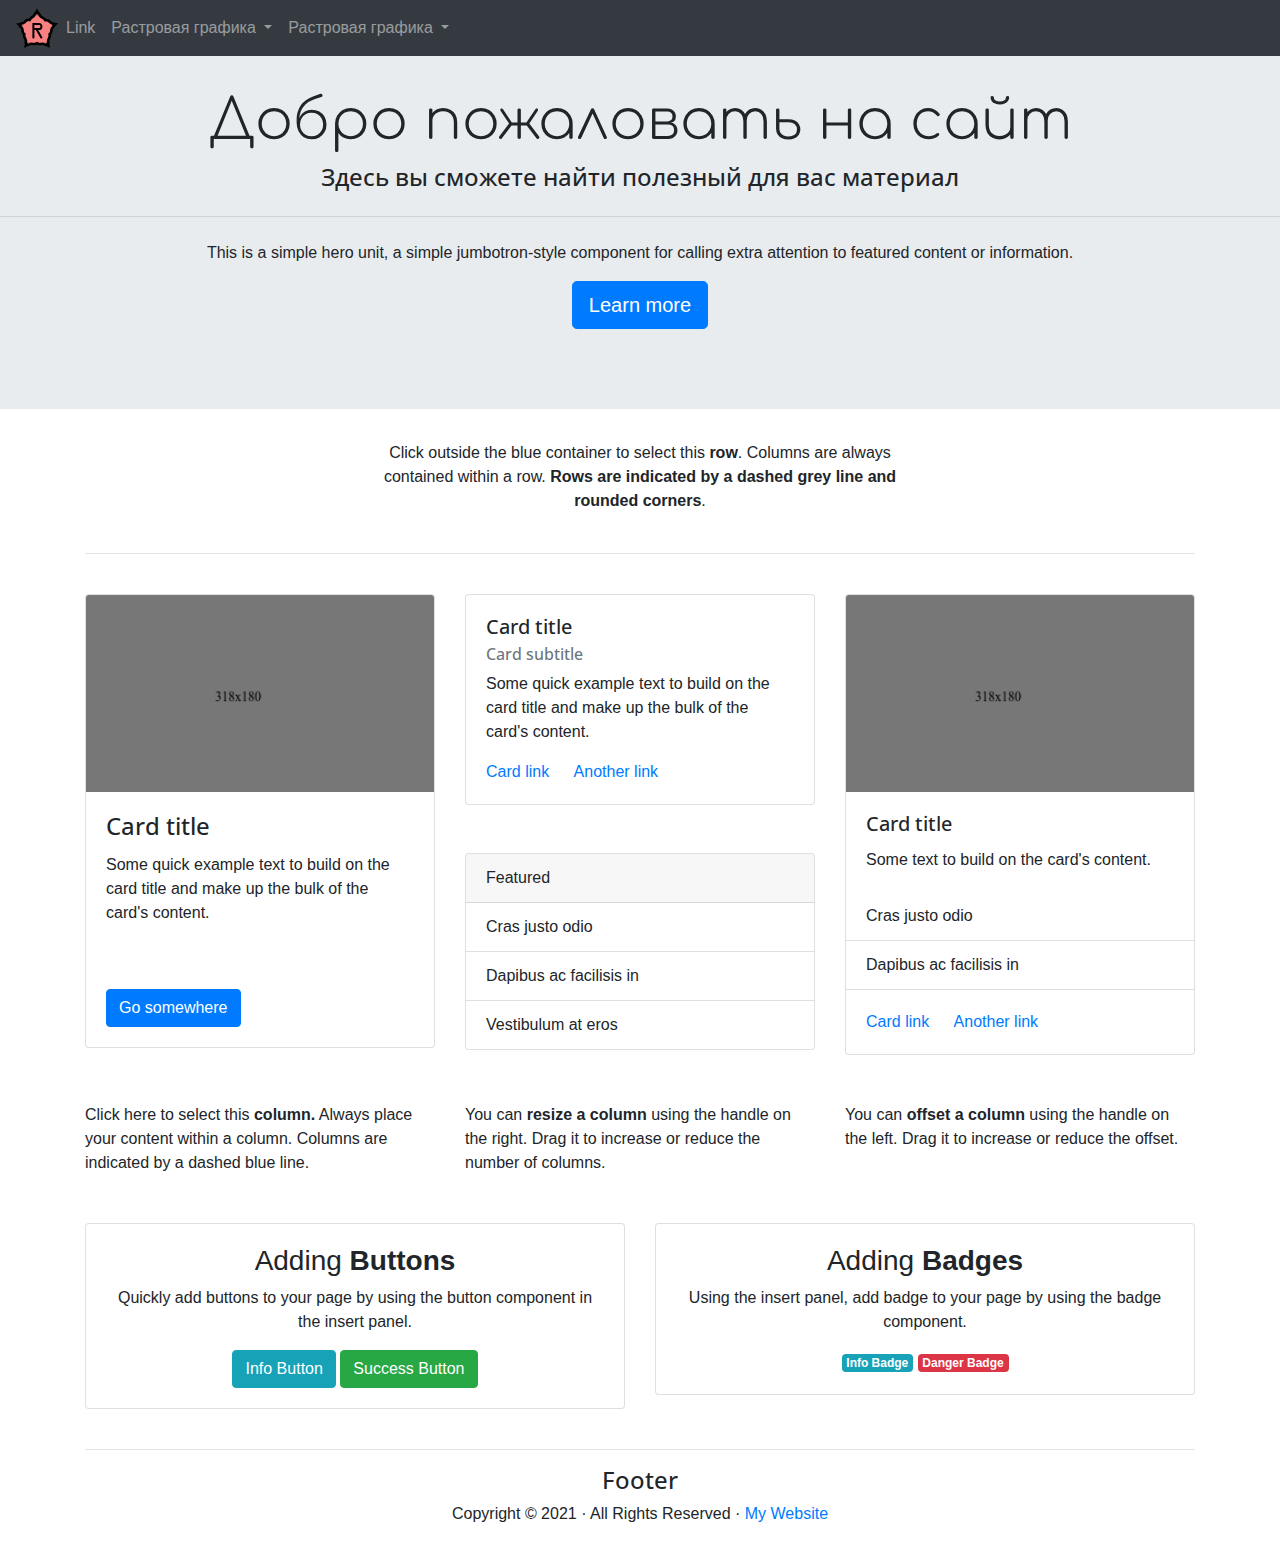
<file: index.html>
<!DOCTYPE html>
<html lang="ru">
  <head>
    <meta charset="utf-8">
    <meta http-equiv="X-UA-Compatible" content="IE=edge">
    <meta name="viewport" content="width=device-width, initial-scale=1">
    <title>Bootstrap - Prebuilt Layout</title>

    <!-- Bootstrap -->
    <link href="css/bootstrap-4.4.1.css" rel="stylesheet">
	<link href="https://fonts.googleapis.com/css2?family=Comfortaa:wght@700&family=Open+Sans:wght@500&display=swap" rel="stylesheet"> 
 <link href="mainstyle.css" rel="stylesheet" type="text/css">
  </head>
<body>
<div data-snippet="navbar"></div>s

    <div class="jumbotron jumbotron-fluid text-center">
       <h1 class="display-4">Добро пожаловать на сайт</h1>
       <h4 class="fw-bold">Здесь вы сможете найти полезный для вас материал</h4>
      <hr class="my-4">
       <p>This is a simple hero unit, a simple jumbotron-style component for calling extra attention to featured content or information.</p>
       <p class="lead col-xl-12">
          <a class="btn btn-primary btn-lg" href="#" role="button">Learn more</a>
       </p>
    </div>
    <div class="container">
      <div class="row text-center">
          <div class="col-lg-6 offset-lg-3">Click outside the blue container to select this <strong>row</strong>. Columns are always contained within a row. <strong>Rows are indicated by a dashed grey line and rounded corners</strong>. </div>
      </div>
       <br>
       <hr>
      <br>
       <div class="row">
          <div class="col-md-4">
             <div class="card">
               <img class="card-img-top" src="images/card-img.png" alt="Card image cap">
                <div class="card-body">
                   <h4 class="card-title">Card title</h4>
                   <p class="card-text">Some quick example text to build on the card title and make up the bulk of the card's content.</p>
                   <br><br>
                   <a href="#" class="btn btn-primary">Go somewhere</a>
                </div>
             </div>
          </div>
          <div class="col-md-4">
             <div class="card">
                <div class="card-body">
                   <h5 class="card-title">Card title</h5>
                   <h6 class="card-subtitle mb-2 text-muted">Card subtitle</h6>
                   <p class="card-text">Some quick example text to build on the card title and make up the bulk of the card's content.</p>
                   <a href="#" class="card-link">Card link</a>
                   <a href="#" class="card-link">Another link</a>
                </div>
             </div>
             <br>
             <br/>
             <div class="card">
                <div class="card-header">
                   Featured
                </div>
                <ul class="list-group list-group-flush">
                   <li class="list-group-item">Cras justo odio</li>
                   <li class="list-group-item">Dapibus ac facilisis in</li>
                   <li class="list-group-item">Vestibulum at eros</li>
                </ul>
             </div>
          </div>
          <div class="col-md-4">
             <div class="card">
                <img class="card-img-top" src="images/card-img.png" alt="Card image cap">
                <div class="card-body">
                   <h5 class="card-title">Card title</h5>
                   <p class="card-text">Some text to build on the card's content.</p>
                </div>
                <ul class="list-group list-group-flush">
                   <li class="list-group-item">Cras justo odio</li>
                   <li class="list-group-item">Dapibus ac facilisis in</li>
                </ul>
                <div class="card-body">
                   <a href="#" class="card-link">Card link</a>
                   <a href="#" class="card-link">Another link</a>
                </div>
             </div>
          </div>
       </div>
       <br/>
       <br/>
       <div class="row">
          <div class=" col-md-4"> Click here to select this<strong> column.</strong> Always place your content within a column. Columns are indicated by a dashed blue line. </div>
          <div class="col-md-4 "> You can <strong>resize a column</strong> using the handle on the right. Drag it to increase or reduce the number of columns.</div>
          <div class="col-md-4 "> You can <strong>offset a column</strong> using the handle on the left. Drag it to increase or reduce the offset. </div>
       </div>
       <br/>
       <br/>
       <div class="row">
          <div class="col-md-6 text-center">
             <div class="card">
                <div class="card-body">
                   <h3>Adding <strong>Buttons</strong></h3>
                   <p>Quickly add buttons to your page by using the button component in the insert panel. </p>
                   <button type="button" class="btn btn-info btn-md">Info Button</button>
                   <button type="button" class="btn btn-success btn-md">Success Button</button>
                </div>
             </div>
          </div>
          <div class="text-center col-md-6">
             <div class="card">
                <div class="card-body">
                   <h3>Adding <strong>Badges</strong></h3>
                   <p>Using the insert panel, add badge to your page by using the badge component.</p>
                   <span class="badge badge-info">Info Badge</span> <span class="badge badge-danger">Danger Badge</span>
                </div>
             </div>
          </div>
       </div>
       <br>
       <hr>
       <div class="row">
          <div class="text-center col-lg-6 offset-lg-3">
             <h4>Footer </h4>
             <p>Copyright &copy; 2021 &middot; All Rights Reserved &middot; <a href="#" >My Website</a></p>
          </div>
       </div>
    </div>
    <!-- jQuery (necessary for Bootstrap's JavaScript plugins) --> 
<script src="js/jquery-3.4.1.min.js"></script>

    <!-- Include all compiled plugins (below), or include individual files as needed --> 
<script src="js/popper.min.js"></script>
<script src="js/bootstrap-4.4.1.js"></script>
	<script> 
		$(function () {
		  var includes = $('[data-snippet]')
		  $.each(includes, function () {
			var file = 'snippets/' + $(this).data('snippet') + '.html'
			$(this).load(file)
		  })
		})
    </script> 
</body>
</html>
</file>
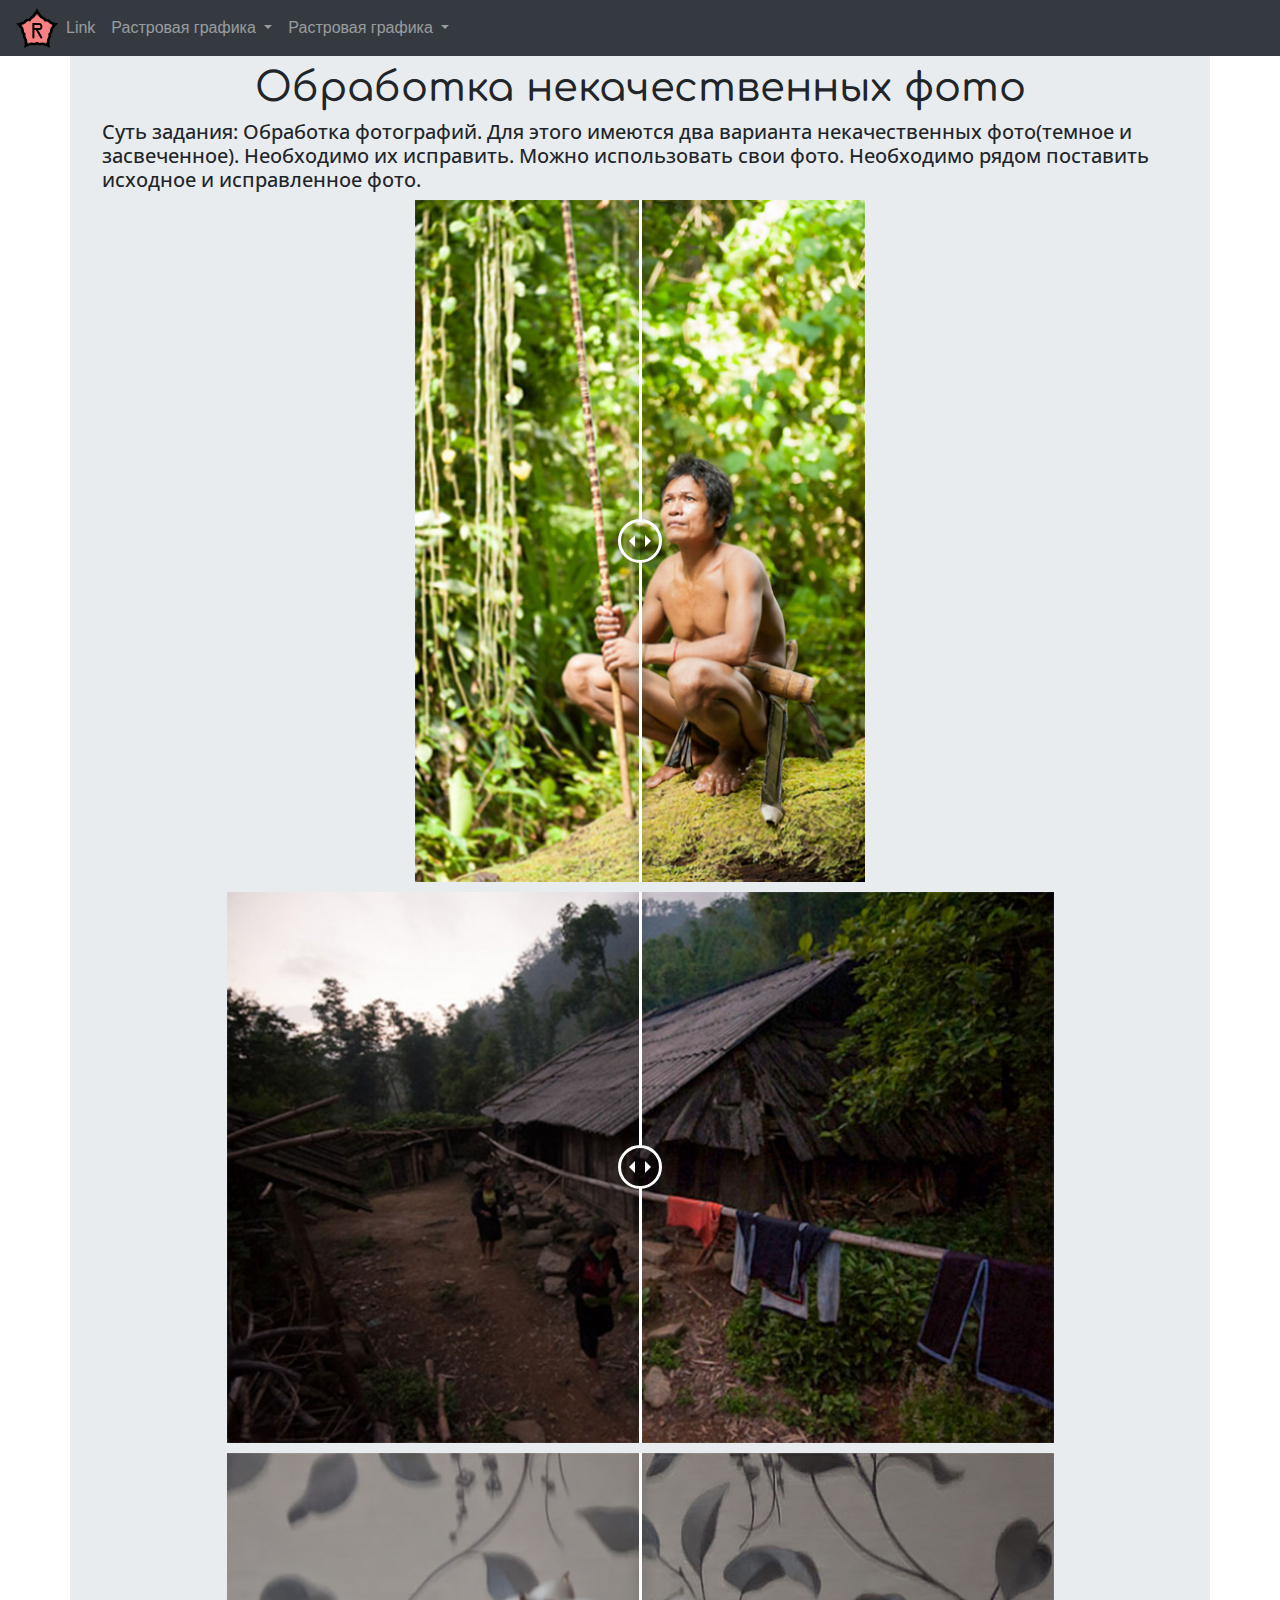
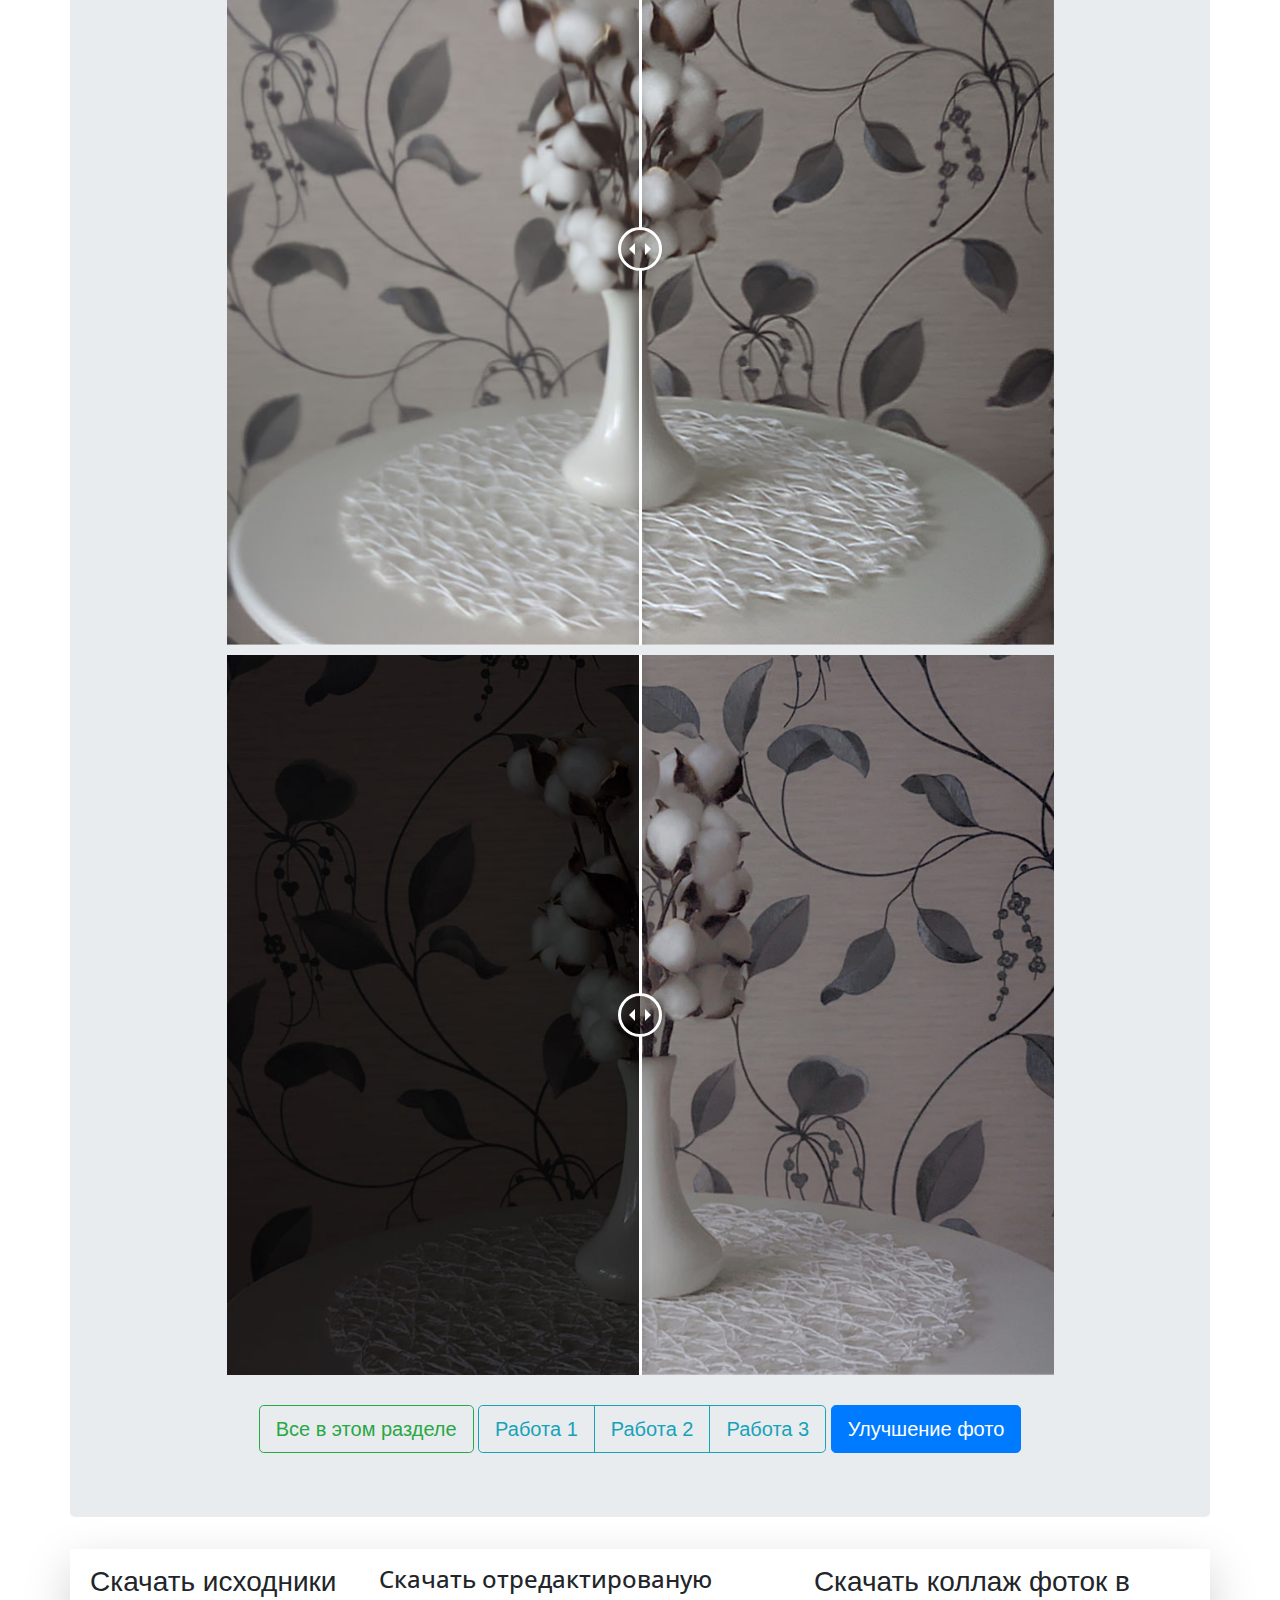
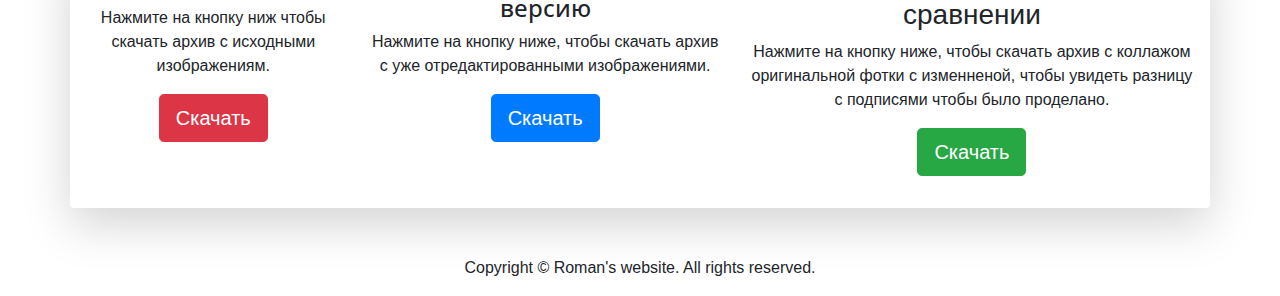
<file: bitmap-photo enhancement.html>
<!DOCTYPE html>
<html lang="en">
  <head>
    <meta charset="utf-8">
    <meta http-equiv="X-UA-Compatible" content="IE=edge">
    <meta name="viewport" content="width=device-width, initial-scale=1">
    <title>Bootstrap Product Page Template</title>
    <!-- Bootstrap -->
	  
	  <link href="css/bootstrap-4.4.1.css" rel="stylesheet">
	  <link href="mainstyle.css" rel="stylesheet" type="text/css">
<script src="https://cdn.jsdelivr.net/npm/bootstrap@5.1.3/dist/js/bootstrap.bundle.min.js" integrity="sha384-ka7Sk0Gln4gmtz2MlQnikT1wXgYsOg+OMhuP+IlRH9sENBO0LRn5q+8nbTov4+1p" crossorigin="anonymous"></script>
<script src="https://cdn.jsdelivr.net/npm/@popperjs/core@2.9.3/dist/umd/popper.min.js" integrity="sha384-W8fXfP3gkOKtndU4JGtKDvXbO53Wy8SZCQHczT5FMiiqmQfUpWbYdTil/SxwZgAN" crossorigin="anonymous"></script>
<script src="https://cdn.jsdelivr.net/npm/bootstrap@5.1.1/dist/js/bootstrap.min.js" integrity="sha384-skAcpIdS7UcVUC05LJ9Dxay8AXcDYfBJqt1CJ85S/CFujBsIzCIv+l9liuYLaMQ/" crossorigin="anonymous"></script>
  <link rel="stylesheet" href="css/style.css">
  <link rel="stylesheet" href="css/twentytwenty.css">

<link href="https://fonts.googleapis.com/css2?family=Comfortaa:wght@700&family=Open+Sans:wght@500&display=swap" rel="stylesheet"> 
  </head>
  <body>
    <div data-snippet="navbar"></div>
	  
    <div class="container">
    	<div class="row">
          <div class="jumbotron col-12">
			  
            <h1 class="text-center"  >Обработка некачественных фото</h1>
            <h5 class="fw-bold">Суть задания: Обработка фотографий. Для этого имеются <a href="assets/download/Некачестванные фото.zip" class="text-reset ">два варианта некачественных фото</a>(темное и засвеченное). Необходимо их исправить. Можно использовать свои фото. Необходимо рядом поставить исходное и исправленное фото.</h5>
			  
			  
			  
			  <div class="before-after" style="max-width: 450px; margin: 0 auto; text-align:center; margin-bottom: 10px;" >
				  <img src="assets/image/compare/1_original.jpg" width=" 450px" class="imgresp"/>
				  <img src="assets/image/compare/1_edit.jpg" width=" 450px" class=" imgresp"/>
    		  </div>
			
			  <div class="before-after" style="max-width: 827px; margin: 0 auto; text-align:center;margin-bottom: 10px;">
				  <img src="assets/image/compare/2_original.jpg" width="827" class="imgresp"/>
				  <img src="assets/image/compare/2_edit.jpg" width="827" class=" imgresp"/>
    		  </div>

			  <div class="before-after" style="max-width: 827px; margin: 0 auto; text-align:center;margin-bottom: 10px;">
				  <img src="assets/image/compare/3_original.jpg" width="827" class="imgresp"/>
				  <img src="assets/image/compare/3_edit.jpg" width="827" class=" imgresp"/>
    		  </div>
			  <div class="before-after" style="max-width: 827px; margin: 0 auto; text-align:center;">
				  <img src="assets/image/compare/4_original.jpg" width="827" class="imgresp"/>
				  <img src="assets/image/compare/4_edit.jpg" width="827" class=" imgresp"/>
    		  </div>
			  <div class="text-center btn-toolbar d-block mx-auto" role="toolbar" aria-label="Toolbar with button groups" style="margin-top:30px;">
				  <div class="btn-group me-2 btn-group-lg" role="group" aria-label="1 group">
					<button type="button" class="btn btn-outline-success">Все в этом разделе</button>
				  </div>
				  <div class="btn-group me-2 btn-group-lg" role="group" aria-label="2 group">
					<button type="button" class="btn btn-outline-info">Работа 1</button>
					<button type="button" class="btn btn-outline-info">Работа 2</button>
					<a type="button" class="btn btn-outline-info" href="bitmap-variation-3.html">Работа 3</a>

				  </div>
				  <div class="btn-group me-2 btn-group-lg" role="group" aria-label="3 group">
					<button type="button" class="btn btn-primary">Улучшение фото</button>
				  </div>
			</div>
		</div>
	
			  
			  
			  
         
		
    	</div>
    </div>
    <div class="container shadow-lg p-3 mb-5 bg-white rounded">
      <div class="row">
        <div class="text-center col-lg-3 col-md-6 col-12">
          <h3>Скачать исходники</h3>
			<p>Нажмите на кнопку ниж чтобы скачать архив с исходными изображениям.</p>
          <a class="btn btn-danger btn-lg" href="assets/download/Некачестванные фото.zip" role="button">Скачать</a>
        </div>
        <div class="text-center col-lg-4 col-md-6 col-12">
          <h4>Скачать отредактированую версию</h4>
          <p>Нажмите на кнопку ниже, чтобы скачать архив с уже отредактированными изображениями.</p>
          <a class="btn btn-primary btn-lg" href="#" role="button">Скачать</a>
        </div>
		<div class="text-center col-lg-5 col-md-6 col-12">
          <h3>Скачать коллаж фоток в сравнении</h3>
          <p>Нажмите на кнопку ниже, чтобы скачать архив с коллажом оригинальной фотки с изменненой, чтобы увидеть разницу с подписями чтобы было проделано.</p>
          <a class="btn btn-success btn-lg" href="#" role="button">Скачать</a>
			<p></p>
        </div>
      </div>
    </div>
    
    <footer class="text-center">
      <div class="container">
        <div class="row">
          <div class="col-12">
            <p>Copyright © Roman's website. All rights reserved.</p>
          </div>
        </div>
      </div>
    </footer>
	<script src="js/jquery-3.4.1.min.js"></script>
	<script src="js/popper.min.js"></script>
	<script src="js/bootstrap-4.4.1.js"></script>
	<script src="script.js"></script>
	  <script src="https://ajax.googleapis.com/ajax/libs/jquery/3.5.1/jquery.min.js"></script>
  <script src="./js/jquery.event.move.js"></script>
  <script src="./js/jquery.twentytwenty.js"></script>
  <script>
    $(function () {
      $(".before-after").twentytwenty({
        //move_slider_on_hover: true,
        //no_overlay: true,
        // orientation: 'vertical',
         before_label: 'Было',
         after_label: 'Стало',
      });
    });
  </script>
	  <script> 
		$(function () {
		  var includes = $('[data-snippet]')
		  $.each(includes, function () {
			var file = 'snippets/' + $(this).data('snippet') + '.html'
			$(this).load(file)
		  })
		})
    </script> 
  </body>
</html>
</file>
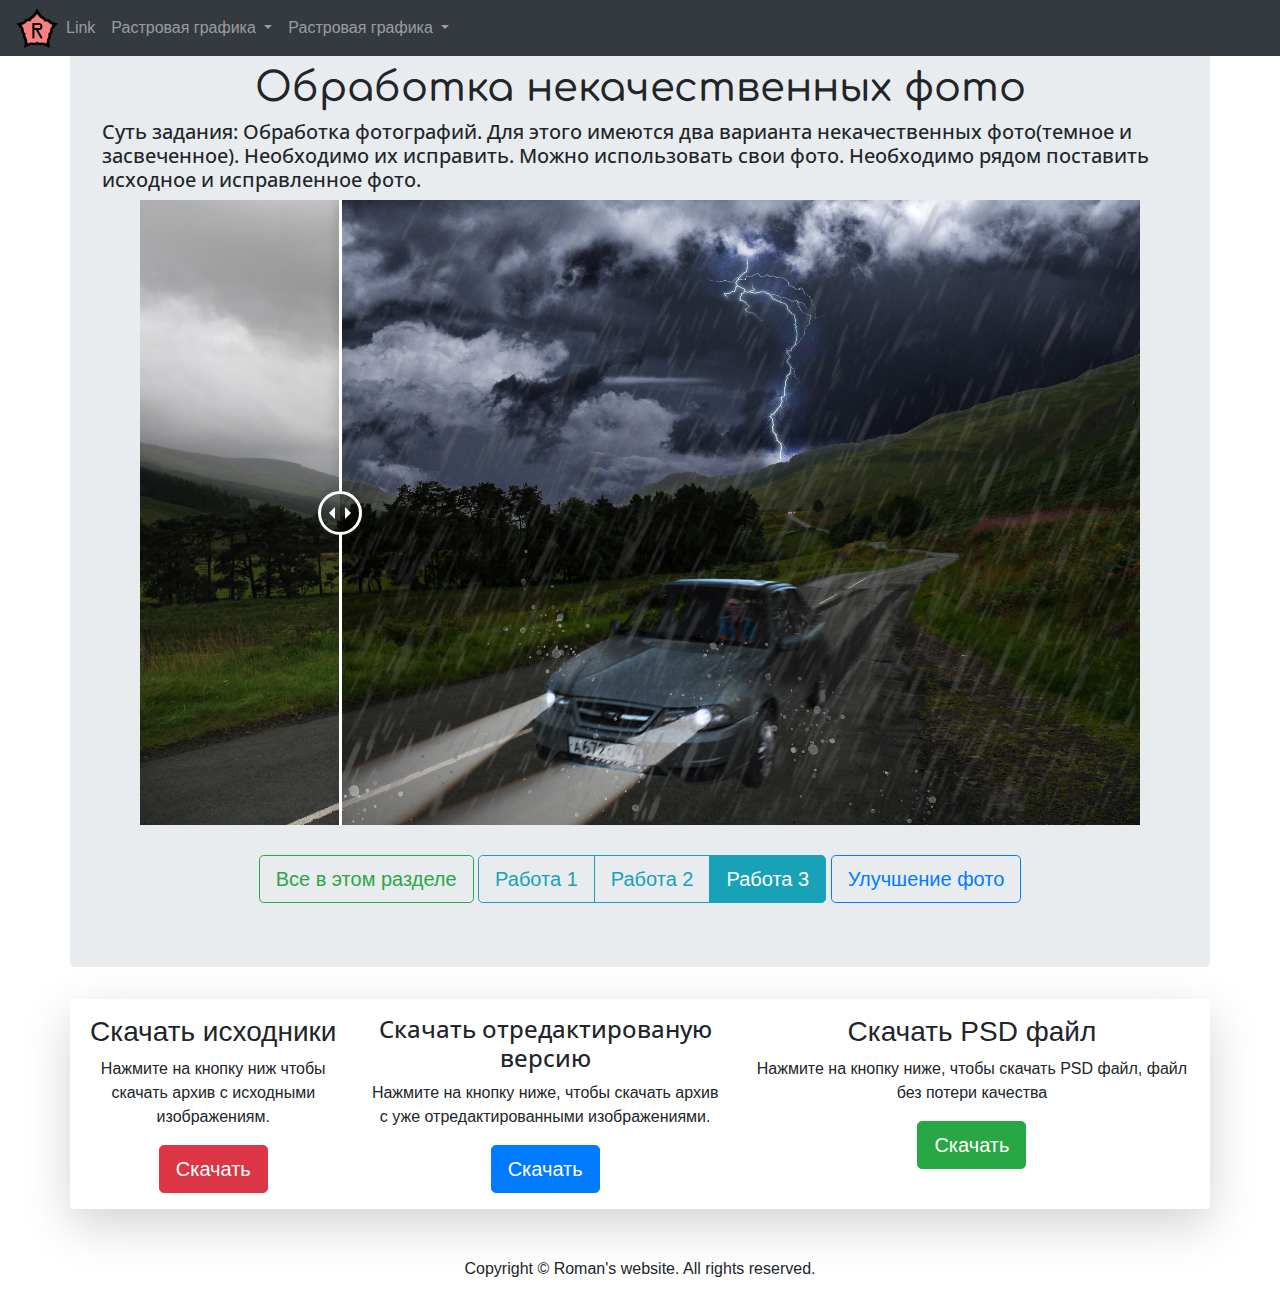
<file: bitmap-variation-3.html>
<!DOCTYPE html>
<html lang="en">
  <head>
    <meta charset="utf-8">
    <meta http-equiv="X-UA-Compatible" content="IE=edge">
    <meta name="viewport" content="width=device-width, initial-scale=1">
    <title>Bootstrap Product Page Template</title>
    <!-- Bootstrap -->
	  
	  <link href="css/bootstrap-4.4.1.css" rel="stylesheet">
	  <link href="mainstyle.css" rel="stylesheet" type="text/css">
<script src="https://cdn.jsdelivr.net/npm/bootstrap@5.1.3/dist/js/bootstrap.bundle.min.js" integrity="sha384-ka7Sk0Gln4gmtz2MlQnikT1wXgYsOg+OMhuP+IlRH9sENBO0LRn5q+8nbTov4+1p" crossorigin="anonymous"></script>
<script src="https://cdn.jsdelivr.net/npm/@popperjs/core@2.9.3/dist/umd/popper.min.js" integrity="sha384-W8fXfP3gkOKtndU4JGtKDvXbO53Wy8SZCQHczT5FMiiqmQfUpWbYdTil/SxwZgAN" crossorigin="anonymous"></script>
<script src="https://cdn.jsdelivr.net/npm/bootstrap@5.1.1/dist/js/bootstrap.min.js" integrity="sha384-skAcpIdS7UcVUC05LJ9Dxay8AXcDYfBJqt1CJ85S/CFujBsIzCIv+l9liuYLaMQ/" crossorigin="anonymous"></script>
  <link rel="stylesheet" href="css/style.css">
  <link rel="stylesheet" href="css/twentytwenty.css">

<link href="https://fonts.googleapis.com/css2?family=Comfortaa:wght@700&family=Open+Sans:wght@500&display=swap" rel="stylesheet"> 
  </head>
  <body>
    <div data-snippet="navbar"></div>
	  
    <div class="container">
    	<div class="row">
          <div class="jumbotron col-12">
			  
            <h1 class="text-center"  >Обработка некачественных фото</h1>
            <h5 class="fw-bold">Суть задания: Обработка фотографий. Для этого имеются <a href="assets/download/Некачестванные фото.zip" class="text-reset ">два варианта некачественных фото</a>(темное и засвеченное). Необходимо их исправить. Можно использовать свои фото. Необходимо рядом поставить исходное и исправленное фото.</h5>
			
			  <div class="before-after" style="max-width: 1000px; margin: 0 auto; text-align:center;margin-bottom: 10px;">
				  <img src="assets/image/variation/3_0.jpg" width="1000" class="imgresp"/>
				  <img src="assets/image/variation/3.jpg" width="1000" class=" imgresp"/>
    		  </div>

			  <div class="text-center btn-toolbar d-block mx-auto" role="toolbar" aria-label="Toolbar with button groups" style="margin-top:30px;">
				  <div class="btn-group me-2 btn-group-lg" role="group" aria-label="1 group">
					<button type="button" class="btn btn-outline-success">Все в этом разделе</button>
				  </div>
				  <div class="btn-group me-2 btn-group-lg" role="group" aria-label="2 group">
					<button type="button" class="btn btn-outline-info">Работа 1</button>
					<button type="button" class="btn btn-outline-info">Работа 2</button>
					<button type="button" class="btn btn-info">Работа 3</button>

				  </div>
				  <div class="btn-group me-2 btn-group-lg" role="group" aria-label="3 group">
					<a type="button" class="btn btn-outline-primary" href="bitmap-photo enhancement.html">Улучшение фото</a>
				  </div>
			</div>
		</div>
	
			  
			  
			  
         
		
    	</div>
    </div>
    <div class="container shadow-lg p-3 mb-5 bg-white rounded">
      <div class="row">
        <div class="text-center col-lg-3 col-md-6 col-12">
          <h3>Скачать исходники</h3>
			<p>Нажмите на кнопку ниж чтобы скачать архив с исходными изображениям.</p>
          <a class="btn btn-danger btn-lg" href="assets/download/source_var_3.zip" role="button">Скачать</a>
        </div>
        <div class="text-center col-lg-4 col-md-6 col-12">
          <h4>Скачать отредактированую версию</h4>
          <p>Нажмите на кнопку ниже, чтобы скачать архив с уже отредактированными изображениями.</p>
          <a class="btn btn-primary btn-lg" href="assets/image/variation/3.jpg" role="button" download>Скачать</a>
        </div>
		<div class="text-center col-lg-5 col-md-6 col-12">
          <h3>Скачать PSD файл</h3>
          <p>Нажмите на кнопку ниже, чтобы скачать PSD файл, файл без потери качества</p>
          <a class="btn btn-success btn-lg" href="assets/download/var_3.psd" role="button">Скачать</a>
			<p></p>
        </div>
      </div>
    </div>
    
    <footer class="text-center">
      <div class="container">
        <div class="row">
          <div class="col-12">
            <p>Copyright © Roman's website. All rights reserved.</p>
          </div>
        </div>
      </div>
    </footer>
	<script src="js/jquery-3.4.1.min.js"></script>
	<script src="js/popper.min.js"></script>
	<script src="js/bootstrap-4.4.1.js"></script>
	<script src="script.js"></script>
	  <script src="https://ajax.googleapis.com/ajax/libs/jquery/3.5.1/jquery.min.js"></script>
  <script src="./js/jquery.event.move.js"></script>
  <script src="./js/jquery.twentytwenty.js"></script>
  <script>
    $(function () {
      $(".before-after").twentytwenty({
        //move_slider_on_hover: true,
        //no_overlay: true,
        // orientation: 'vertical',
         before_label: 'Было',
         after_label: 'Стало',
		default_offset_pct: 0.2,
      });
    });
  </script>
	  <script> 
		$(function () {
		  var includes = $('[data-snippet]')
		  $.each(includes, function () {
			var file = 'snippets/' + $(this).data('snippet') + '.html'
			$(this).load(file)
		  })
		})
    </script> 
  </body>
</html>
</file>
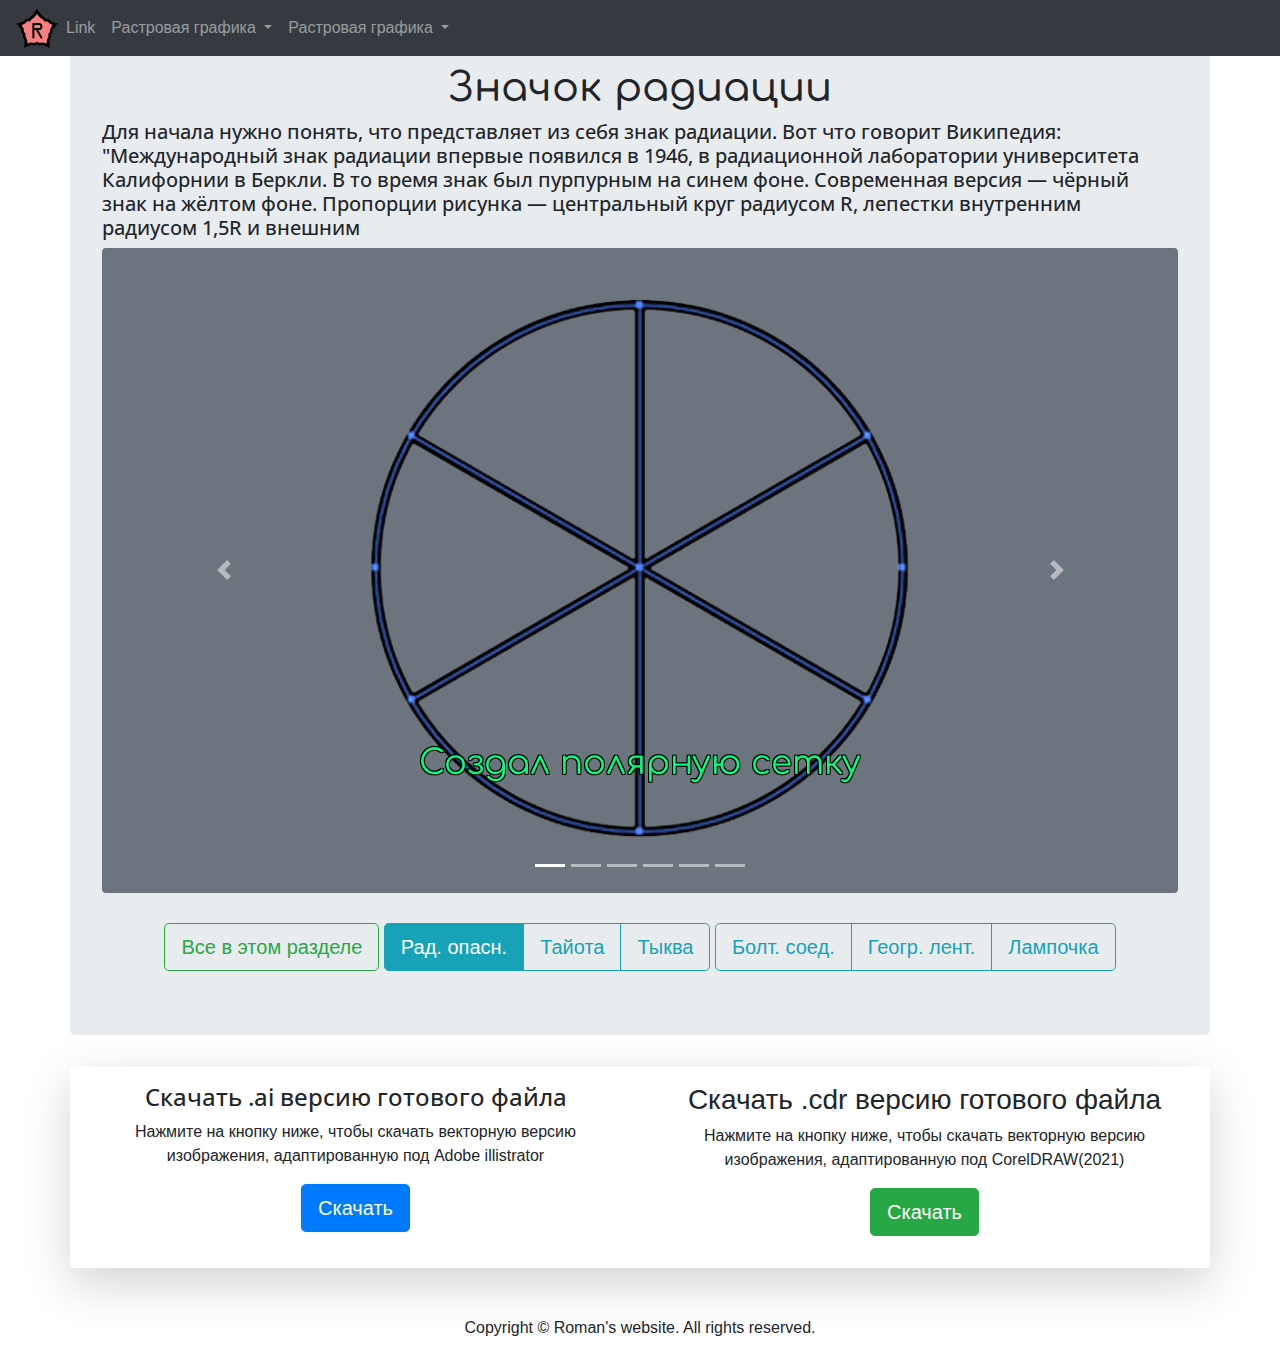
<file: vector-radiation.html>
<!DOCTYPE html>
<html lang="en">
  <head>
    <meta charset="utf-8">
    <meta http-equiv="X-UA-Compatible" content="IE=edge">
    <meta name="viewport" content="width=device-width, initial-scale=1">
    <title>Bootstrap Product Page Template</title>
    <!-- Bootstrap -->
	  
	  <link href="css/bootstrap-4.4.1.css" rel="stylesheet">
	  <link href="mainstyle.css" rel="stylesheet" type="text/css">
<script src="https://cdn.jsdelivr.net/npm/bootstrap@5.1.3/dist/js/bootstrap.bundle.min.js" integrity="sha384-ka7Sk0Gln4gmtz2MlQnikT1wXgYsOg+OMhuP+IlRH9sENBO0LRn5q+8nbTov4+1p" crossorigin="anonymous"></script>
<script src="https://cdn.jsdelivr.net/npm/@popperjs/core@2.9.3/dist/umd/popper.min.js" integrity="sha384-W8fXfP3gkOKtndU4JGtKDvXbO53Wy8SZCQHczT5FMiiqmQfUpWbYdTil/SxwZgAN" crossorigin="anonymous"></script>
<script src="https://cdn.jsdelivr.net/npm/bootstrap@5.1.1/dist/js/bootstrap.min.js" integrity="sha384-skAcpIdS7UcVUC05LJ9Dxay8AXcDYfBJqt1CJ85S/CFujBsIzCIv+l9liuYLaMQ/" crossorigin="anonymous"></script>
  <link rel="stylesheet" href="css/style.css">
  <link rel="stylesheet" href="css/twentytwenty.css">

<link href="https://fonts.googleapis.com/css2?family=Comfortaa:wght@700&family=Open+Sans:wght@500&display=swap" rel="stylesheet"> 
  </head>
  <body>
   <div data-snippet="navbar"></div>
	  
    <div class="container">
    	<div class="row">
          <div class="jumbotron col-12">
			  
            <h1 class="text-center"  >Значок радиации</h1>
            <h5 class="fw-bold">Для начала нужно понять, что представляет из себя знак радиации. Вот что говорит Википедия:
"Международный знак радиации впервые появился в 1946, в радиационной лаборатории университета Калифорнии в Беркли. В то время знак был пурпурным на синем фоне. Современная версия — чёрный знак на жёлтом фоне. Пропорции рисунка — центральный круг радиусом R, лепестки внутренним радиусом 1,5R и внешним </h5>
<div id="carouselWithCaptions" class="carousel slide container p-4 p-md-5 mb-4 rounded bg-secondary" data-bs-ride="carousel">
  <ol class="carousel-indicators">
    <li data-bs-target="#carouselWithCaptions" data-bs-slide-to="0" class="active"></li>
    <li data-bs-target="#carouselWithCaptions" data-bs-slide-to="1"></li>
    <li data-bs-target="#carouselWithCaptions" data-bs-slide-to="2"></li>
	<li data-bs-target="#carouselWithCaptions" data-bs-slide-to="3"></li>
    <li data-bs-target="#carouselWithCaptions" data-bs-slide-to="4"></li>
	<li data-bs-target="#carouselWithCaptions" data-bs-slide-to="5"></li>
  </ol>
  <div class="carousel-inner">
    <div class="carousel-item active">
      <img src="assets/image/vector/radiation/1.png" class="d-block w-100" alt="Slide 1">
      <div class="carousel-caption d-none d-sm-block">
        
        <p class="c">Создал полярную сетку</p>
      </div>
    </div>
    <div class="carousel-item">
      <img src="assets/image/vector/radiation/2.png" class="d-block w-100" alt="Slide 2">
      <div class="carousel-caption d-none d-sm-block">
        <p class="c">Разгруппировал фигуру, использовал ножницы чтобы убрать лишнее</p>
      </div>
    </div>
	  <div class="carousel-item">
      <img src="assets/image/vector/radiation/3.png" class="d-block w-100" alt="Slide 3">
      <div class="carousel-caption d-none d-sm-block">
        <p class="c">С помощью инструмента соединения исправил грубые грани и удалили лишние части</p>
      </div>
    </div>
	  <div class="carousel-item">
      <img src="assets/image/vector/radiation/4.png" class="d-block w-100" alt="Slide 4">
      <div class="carousel-caption d-none d-sm-block">
        <p class="c">Создал эллипсы 10*10 мм и 15*15 мм диаметров</p>
      </div>
    </div>
	  <div class="carousel-item">
      <img src="assets/image/vector/radiation/5.png" class="d-block w-100" alt="Slide 5">
      <div class="carousel-caption d-none d-sm-block">
        <p class="c">Соединил некоторые фигуры в едино, удалил лишние элементы, сделал заливку - получил знак ядерной опасности</p>
      </div>
    </div>
  <div class="carousel-item">
      <img src="assets/image/vector/radiation/6.jpg" class="d-block w-100" alt="Slide 6">
      <div class="carousel-caption d-none d-sm-block"> 
        <p class="c">Сделал картинку с использованием объекта которого сделал</p>
      </div>
    </div>			  
  <a class="carousel-control-prev" href="#carouselWithCaptions" role="button" data-bs-slide="prev">
    <span class="carousel-control-prev-icon" aria-hidden="true"></span>
  </a>
  <a class="carousel-control-next" href="#carouselWithCaptions" role="button" data-bs-slide="next">
    <span class="carousel-control-next-icon" aria-hidden="true"></span>
  </a>
</div>
			 
</div>
			  <div class="text-center btn-toolbar d-block mx-auto" role="toolbar" aria-label="Toolbar with button groups" style="margin-top:30px;">
				  <div class="btn-group me-2 btn-group-lg" role="group" aria-label="1 group">
					<button type="button" class="btn btn-outline-success">Все в этом разделе</button>
				  </div>
				  <div class="btn-group me-2 btn-group-lg" role="group" aria-label="2 group">
					<button type="button" class="btn btn-info">Рад. опасн.</button>
					<a type="button" class="btn btn-outline-info" href="vector-tayota.html">Тайота</a>
					<button type="button" class="btn btn-outline-info">Тыква</button>
				  </div>
				  <div class="btn-group me-2 btn-group-lg" role="group" aria-label="3 group">
					<button type="button" class="btn btn-outline-info">Болт. соед.</button>
					<button type="button" class="btn btn-outline-info">Геогр. лент.</button>
					<button type="button" class="btn btn-outline-info">Лампочка</button>
				  </div>
			
		</div>
			</div>
			  
			  
			  
         
		
    	</div>
    </div>
    <div class="container shadow-lg p-3 mb-5 bg-white rounded">
      <div class="row">
        
        <div class="text-center col-lg-6 col-md-6 col-12">
          <h4>Скачать .ai версию готового файла</h4>
          <p>Нажмите на кнопку ниже, чтобы скачать векторную версию изображения, адаптированную под Adobe illistrator</p>
          <a class="btn btn-primary btn-lg" href="assets/image/variation/3.jpg" role="button" download>Скачать</a>
        </div>
		<div class="text-center col-lg-6 col-md-6 col-12">
          <h3>Скачать .cdr версию готового файла</h3>
          <p>Нажмите на кнопку ниже, чтобы скачать векторную версию изображения, адаптированную под CorelDRAW(2021) </p>
          <a class="btn btn-success btn-lg" href="assets/download/var_3.psd" role="button">Скачать</a>
			<p></p>
        </div>
      </div>
    </div>
    
    <footer class="text-center">
      <div class="container">
        <div class="row">
          <div class="col-12">
            <p>Copyright © Roman's website. All rights reserved.</p>
          </div>
        </div>
      </div>
    </footer>
	<script src="js/jquery-3.4.1.min.js"></script>
	<script src="js/popper.min.js"></script>
	<script src="js/bootstrap-4.4.1.js"></script>
	<script src="script.js"></script>
	  <script src="https://ajax.googleapis.com/ajax/libs/jquery/3.5.1/jquery.min.js"></script>
  <script src="./js/jquery.event.move.js"></script>
  <script src="./js/jquery.twentytwenty.js"></script>
  <script>
    $(function () {
      $(".before-after").twentytwenty({
        //move_slider_on_hover: true,
        //no_overlay: true,
        // orientation: 'vertical',
         before_label: 'Было',
         after_label: 'Стало',
		default_offset_pct: 0.2,
      });
    });
  </script>
	  <script> 
		$(function () {
		  var includes = $('[data-snippet]')
		  $.each(includes, function () {
			var file = 'snippets/' + $(this).data('snippet') + '.html'
			$(this).load(file)
		  })
		})
    </script> 
  </body>
</html>
</file>
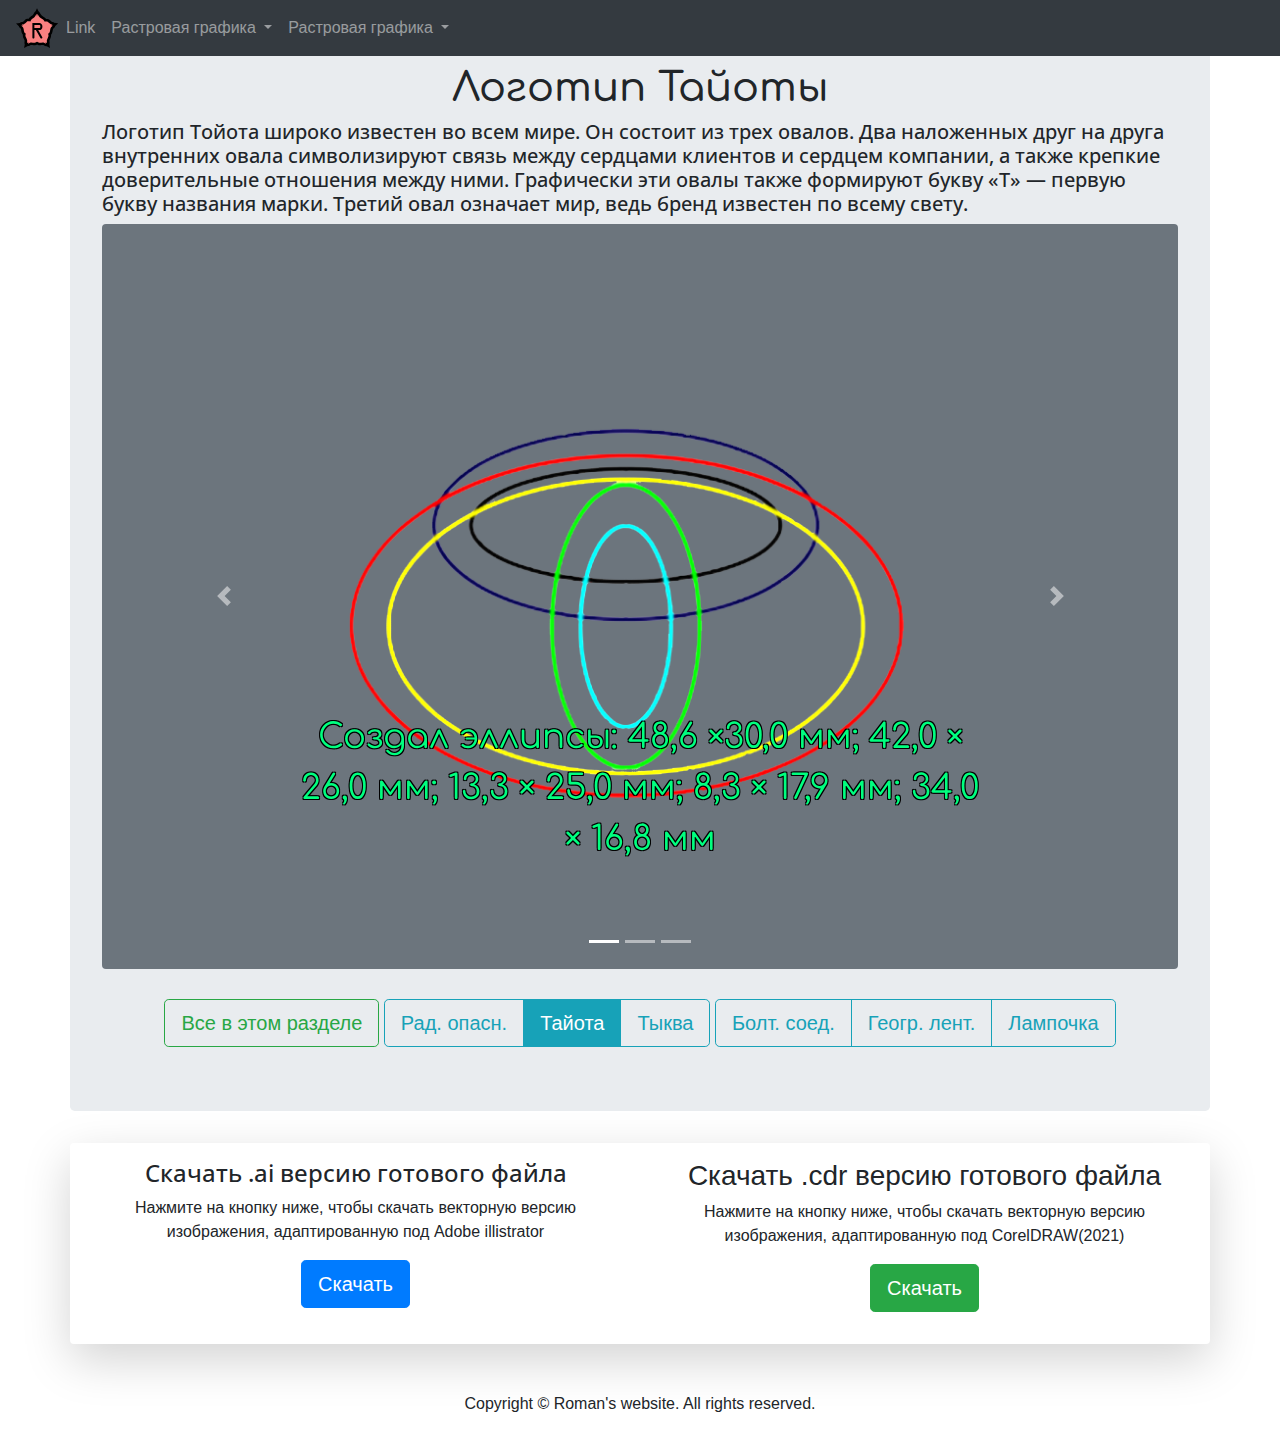
<file: vector-tayota.html>
<!DOCTYPE html>
<html lang="en">
  <head>
    <meta charset="utf-8">
    <meta http-equiv="X-UA-Compatible" content="IE=edge">
    <meta name="viewport" content="width=device-width, initial-scale=1">
    <title>Bootstrap Product Page Template</title>
    <!-- Bootstrap -->
	  
	  <link href="css/bootstrap-4.4.1.css" rel="stylesheet">
	  <link href="mainstyle.css" rel="stylesheet" type="text/css">
<script src="https://cdn.jsdelivr.net/npm/bootstrap@5.1.3/dist/js/bootstrap.bundle.min.js" integrity="sha384-ka7Sk0Gln4gmtz2MlQnikT1wXgYsOg+OMhuP+IlRH9sENBO0LRn5q+8nbTov4+1p" crossorigin="anonymous"></script>
<script src="https://cdn.jsdelivr.net/npm/@popperjs/core@2.9.3/dist/umd/popper.min.js" integrity="sha384-W8fXfP3gkOKtndU4JGtKDvXbO53Wy8SZCQHczT5FMiiqmQfUpWbYdTil/SxwZgAN" crossorigin="anonymous"></script>
<script src="https://cdn.jsdelivr.net/npm/bootstrap@5.1.1/dist/js/bootstrap.min.js" integrity="sha384-skAcpIdS7UcVUC05LJ9Dxay8AXcDYfBJqt1CJ85S/CFujBsIzCIv+l9liuYLaMQ/" crossorigin="anonymous"></script>
  <link rel="stylesheet" href="css/style.css">
  <link rel="stylesheet" href="css/twentytwenty.css">

<link href="https://fonts.googleapis.com/css2?family=Comfortaa:wght@700&family=Open+Sans:wght@500&display=swap" rel="stylesheet">
	  
	 
	  
  </head>
  <body>
	  
    <div data-snippet="navbar"></div>
	  
    <div class="container">
    	<div class="row">
          <div class="jumbotron col-12">
			  
            <h1 class="text-center"  >Логотип Тайоты</h1>
			  
            <h5 class="fw-bold">Логотип Тойота широко известен во всем мире. Он состоит из трех овалов. Два наложенных друг на друга внутренних овала символизируют связь между сердцами клиентов и сердцем компании, а также крепкие доверительные отношения между ними. Графически эти овалы также формируют букву «T» — первую букву названия марки. Третий овал означает мир, ведь бренд известен по всему свету.</h5>
<div id="carouselWithCaptions" class="carousel slide container p-4 p-md-5 mb-4 rounded bg-secondary" data-bs-ride="carousel">
  <ol class="carousel-indicators">
    <li data-bs-target="#carouselWithCaptions" data-bs-slide-to="0" class="active"></li>
    <li data-bs-target="#carouselWithCaptions" data-bs-slide-to="1"></li>
    <li data-bs-target="#carouselWithCaptions" data-bs-slide-to="2"></li>
  </ol>
  <div class="carousel-inner">
    <div class="carousel-item active">
      <img src="assets/image/vector/tayota/1.png" class="d-block w-100" alt="Slide 1">
      <div class="carousel-caption d-none d-sm-block">
        <p class="c">Создал эллипсы: 48,6 ×30,0 мм; 42,0 × 26,0 мм; 13,3 × 25,0 мм; 8,3 × 17,9 мм; 34,0 × 16,8 мм</p>
      </div>
    </div>
    <div class="carousel-item">
      <img src="assets/image/vector/tayota/2.png" class="d-block w-100" alt="Slide 2">
      <div class="carousel-caption d-none d-sm-block">
        <p class="c">Скомбинировал эллипсы в один объект и вырезал ненужную часть</p>
      </div>
    </div>
	  <div class="carousel-item">
      <img src="assets/image/vector/tayota/3.jpg" class="d-block w-100" alt="Slide 3">
      <div class="carousel-caption d-none d-sm-block">
        <p class="c">Создал тень для значка, перекрасил все в градиент, вставил фон</p>
      </div>
    </div>	  
  <a class="carousel-control-prev" href="#carouselWithCaptions" role="button" data-bs-slide="prev">
    <span class="carousel-control-prev-icon" aria-hidden="true"></span>
  </a>
  <a class="carousel-control-next" href="#carouselWithCaptions" role="button" data-bs-slide="next">
    <span class="carousel-control-next-icon" aria-hidden="true"></span>
  </a>
</div>
			 
</div>
			  <div class="text-center btn-toolbar d-block mx-auto" role="toolbar" aria-label="Toolbar with button groups" style="margin-top:30px;">
				  <div class="btn-group me-2 btn-group-lg" role="group" aria-label="1 group">
					<button type="button" class="btn btn-outline-success">Все в этом разделе</button>
				  </div>
				  <div class="btn-group me-2 btn-group-lg" role="group" aria-label="2 group">
					<a type="button" class="btn btn-outline-info" href="vector-radiation.html">Рад. опасн.</a>
					<button type="button" class="btn btn-info">Тайота</button>
					<button type="button" class="btn btn-outline-info">Тыква</button>
				  </div>
				  <div class="btn-group me-2 btn-group-lg" role="group" aria-label="3 group">
					<button type="button" class="btn btn-outline-info">Болт. соед.</button>
					<button type="button" class="btn btn-outline-info">Геогр. лент.</button>
					<button type="button" class="btn btn-outline-info">Лампочка</button>
				  </div>
			
		</div>
			</div>
			  
			  
			  
         
		
    	</div>
    </div>
    <div class="container shadow-lg p-3 mb-5 bg-white rounded">
      <div class="row">
        
        <div class="text-center col-lg-6 col-md-6 col-12">
          <h4>Скачать .ai версию готового файла</h4>
          <p>Нажмите на кнопку ниже, чтобы скачать векторную версию изображения, адаптированную под Adobe illistrator</p>
          <a class="btn btn-primary btn-lg" href="assets/image/variation/3.jpg" role="button" download>Скачать</a>
        </div>
		<div class="text-center col-lg-6 col-md-6 col-12">
          <h3>Скачать .cdr версию готового файла</h3>
          <p>Нажмите на кнопку ниже, чтобы скачать векторную версию изображения, адаптированную под CorelDRAW(2021) </p>
          <a class="btn btn-success btn-lg" href="assets/download/var_3.psd" role="button">Скачать</a>
			<p></p>
        </div>
      </div>
    </div>
    
    <footer class="text-center">
      <div class="container">
        <div class="row">
          <div class="col-12">
            <p>Copyright © Roman's website. All rights reserved.</p>
          </div>
        </div>
      </div>
    </footer>
	<script src="js/jquery-3.4.1.min.js"></script>
	<script src="js/popper.min.js"></script>
	<script src="js/bootstrap-4.4.1.js"></script>
	<script src="script.js"></script>
	  <script src="https://ajax.googleapis.com/ajax/libs/jquery/3.5.1/jquery.min.js"></script>
  <script src="./js/jquery.event.move.js"></script>
  <script src="./js/jquery.twentytwenty.js"></script>
  <script>
    $(function () {
      $(".before-after").twentytwenty({
        //move_slider_on_hover: true,
        //no_overlay: true,
        // orientation: 'vertical',
         before_label: 'Было',
         after_label: 'Стало',
		default_offset_pct: 0.2,
      });
    });
  </script>
	  <script> 
		$(function () {
		  var includes = $('[data-snippet]')
		  $.each(includes, function () {
			var file = 'snippets/' + $(this).data('snippet') + '.html'
			$(this).load(file)
		  })
		})
    </script> 
	   
  </body>
</html>
</file>
<file: mainstyle.css>
@charset "utf-8";
.category-wrap {
  height: 100%; /* Full-height: remove this if you want "auto" height */
    width: 200px; /* Set the width of the sidebar */
    position: fixed; /* Fixed Sidebar (stay in place on scroll) */
    z-index: 1; /* Stay on top */
    top: 0; /* Stay at the top */
    right: 0;
    background-color: #DDD1D1; /* Black */
    overflow-x: hidden; /* Disable horizontal scroll */
    padding-right: 10%;
}
.category-wrap h3 {
  font-size: 16px;
  color: rgba(0,0,0,.6);
  margin: 0 0 10px;
  padding: 0 5px;
  position: relative;
}
.category-wrap h3:after {
  content: "";
  width: 6px;
  height: 6px;
  background: #80C8A0;
  position: absolute;
  right: 5px;
  bottom: 2px;
  box-shadow: -8px -8px #80C8A0, 0 -8px #80C8A0, -8px 0 #80C8A0;
}
.category-wrap ul {
  list-style: none;
  margin: 0;
  padding: 0; 
  border-top: 1px solid rgba(0,0,0,.3);
}
.category-wrap li {margin: 12px 0 0 0px;}
.category-wrap a {
  text-decoration: none;
  display: block;  
  font-size: 13px;
  color: rgba(0,0,0,.6);
  padding: 5px;
  position: relative;
  transition: .3s linear;
}
.category-wrap a:after {
  content:"\f18e";
  font-family: FontAwesome;
  position: absolute;
  right: 5px;
  color: white;
  transition: .2s linear;
}
.category-wrap a:hover {
  background: #80C8A0;
  color: white;
}

.image-comparison {
    position: relative;
    display: inline-block;
    width: 520px;
    width: 100%;
    max-width: 520px;
    overflow: hidden;
}

.image-comparison__before {
    position: absolute;
    width: 50%;
    overflow: hidden;
}

.image-comparison__image {
    display: block;
}

/* Ползунок */
.image-comparison__slider {
    padding: 0;
    position: absolute;
    top: 50%;
    left: 50%;
    transform: translate(-50%, -50%);
    width: 2px;
    height: 100%;
    cursor: col-resize;
    outline: none;
    border: none;
}

/* Стрелки */
.image-comparison__slider::before {
    content: '';
    position: absolute;
    top: calc(50% - 15px);
    left: -14px;
    width: 30px;
    height: 30px;
    border-radius: 50%;
    background: transparent url('./img/arrows.png') no-repeat center;
    border: 2px solid #fff;
    background-size: 90%;
}

.image-comprison__slider:hover,
.image-comprison__slider:focus,
.image-comprison__slider:hover::before,
.image-comprison__slider:focus::before {
    background-color: #ccc;
    outline: none;
    border: none;
}
.imgresp {
	max-width: 100%;
	height: auto;
}
h1 {
    font-family: 'Comfortaa', cursive;
}
h5,h4,h6 {
	font-family: 'Open Sans', sans-serif;
}
h5.c {
	font-family: 'Comfortaa', cursive;
        color: skyblue;
		font-weight:bolder;
	font-size: 45px;
	text-shadow: -1px -1px 0 #000, 1px -1px 0 #000, -1px 1px 0 #000, 1px 1px 0 #000;
}
p.c {
	font-family: 'Comfortaa', cursive;
        color: springgreen;
		font-size: 34px;
	text-shadow: -1px -1px 0 #000, 1px -1px 0 #000, -1px 1px 0 #000, 1px 1px 0 #000;

}
</file>
<file: css/style.css>
html,
body {
  margin: 0;
  padding: 0;
}

* {
  box-sizing: border-box;
}

.content {
  width: 100%;
  max-width: 900px;
  margin: 50px auto;
  padding: 50px;
  box-shadow: 0 5px 35px rgba(0, 0, 0, .1);
}
</file>
<file: css/twentytwenty.css>
.twentytwenty-horizontal .twentytwenty-handle:before, .twentytwenty-horizontal .twentytwenty-handle:after, .twentytwenty-vertical .twentytwenty-handle:before, .twentytwenty-vertical .twentytwenty-handle:after {
  content: " ";
  display: block;
  background: white;
  position: absolute;
  z-index: 30;
  -webkit-box-shadow: 0px 0px 12px rgba(51, 51, 51, 0.5);
  -moz-box-shadow: 0px 0px 12px rgba(51, 51, 51, 0.5);
  box-shadow: 0px 0px 12px rgba(51, 51, 51, 0.5); }

.twentytwenty-horizontal .twentytwenty-handle:before, .twentytwenty-horizontal .twentytwenty-handle:after {
  width: 3px;
  height: 9999px;
  left: 50%;
  margin-left: -1.5px; }

.twentytwenty-vertical .twentytwenty-handle:before, .twentytwenty-vertical .twentytwenty-handle:after {
  width: 9999px;
  height: 3px;
  top: 50%;
  margin-top: -1.5px; }

.twentytwenty-before-label, .twentytwenty-after-label, .twentytwenty-overlay {
  position: absolute;
  top: 0;
  width: 100%;
  height: 100%; }

.twentytwenty-before-label, .twentytwenty-after-label, .twentytwenty-overlay {
  -webkit-transition-duration: 0.5s;
  -moz-transition-duration: 0.5s;
  transition-duration: 0.5s; }

.twentytwenty-before-label, .twentytwenty-after-label {
  -webkit-transition-property: opacity;
  -moz-transition-property: opacity;
  transition-property: opacity; }

.twentytwenty-before-label:before, .twentytwenty-after-label:before {
  color: white;
  font-size: 13px;
  letter-spacing: 0.1em; }

.twentytwenty-before-label:before, .twentytwenty-after-label:before {
  position: absolute;
  background: rgba(255, 255, 255, 0.2);
  line-height: 38px;
  padding: 0 20px;
  -webkit-border-radius: 2px;
  -moz-border-radius: 2px;
  border-radius: 2px; }

.twentytwenty-horizontal .twentytwenty-before-label:before, .twentytwenty-horizontal .twentytwenty-after-label:before {
  top: 50%;
  margin-top: -19px; }

.twentytwenty-vertical .twentytwenty-before-label:before, .twentytwenty-vertical .twentytwenty-after-label:before {
  left: 50%;
  margin-left: -45px;
  text-align: center;
  width: 90px; }

.twentytwenty-left-arrow, .twentytwenty-right-arrow, .twentytwenty-up-arrow, .twentytwenty-down-arrow {
  width: 0;
  height: 0;
  border: 6px inset transparent;
  position: absolute; }

.twentytwenty-left-arrow, .twentytwenty-right-arrow {
  top: 50%;
  margin-top: -6px; }

.twentytwenty-up-arrow, .twentytwenty-down-arrow {
  left: 50%;
  margin-left: -6px; }

.twentytwenty-container {
  -webkit-box-sizing: content-box;
  -moz-box-sizing: content-box;
  box-sizing: content-box;
  z-index: 0;
  overflow: hidden;
  position: relative;
  -webkit-user-select: none;
  -moz-user-select: none;
  -ms-user-select: none; }
  .twentytwenty-container img {
    max-width: 100%;
    position: absolute;
    top: 0;
    display: block; }
  .twentytwenty-container.active .twentytwenty-overlay, .twentytwenty-container.active :hover.twentytwenty-overlay {
    background: rgba(0, 0, 0, 0); }
    .twentytwenty-container.active .twentytwenty-overlay .twentytwenty-before-label,
    .twentytwenty-container.active .twentytwenty-overlay .twentytwenty-after-label, .twentytwenty-container.active :hover.twentytwenty-overlay .twentytwenty-before-label,
    .twentytwenty-container.active :hover.twentytwenty-overlay .twentytwenty-after-label {
      opacity: 0; }
  .twentytwenty-container * {
    -webkit-box-sizing: content-box;
    -moz-box-sizing: content-box;
    box-sizing: content-box; }

.twentytwenty-before-label {
  opacity: 0; }
  .twentytwenty-before-label:before {
    content: attr(data-content); }

.twentytwenty-after-label {
  opacity: 0; }
  .twentytwenty-after-label:before {
    content: attr(data-content); }

.twentytwenty-horizontal .twentytwenty-before-label:before {
  left: 10px; }

.twentytwenty-horizontal .twentytwenty-after-label:before {
  right: 10px; }

.twentytwenty-vertical .twentytwenty-before-label:before {
  top: 10px; }

.twentytwenty-vertical .twentytwenty-after-label:before {
  bottom: 10px; }

.twentytwenty-overlay {
  -webkit-transition-property: background;
  -moz-transition-property: background;
  transition-property: background;
  background: rgba(0, 0, 0, 0);
  z-index: 25; }
  .twentytwenty-overlay:hover {
    background: rgba(0, 0, 0, 0.5); }
    .twentytwenty-overlay:hover .twentytwenty-after-label {
      opacity: 1; }
    .twentytwenty-overlay:hover .twentytwenty-before-label {
      opacity: 1; }

.twentytwenty-before {
  z-index: 20; }

.twentytwenty-after {
  z-index: 10; }

.twentytwenty-handle {
  height: 38px;
  width: 38px;
  position: absolute;
  left: 50%;
  top: 50%;
  margin-left: -22px;
  margin-top: -22px;
  border: 3px solid white;
  -webkit-border-radius: 1000px;
  -moz-border-radius: 1000px;
  border-radius: 1000px;
  -webkit-box-shadow: 0px 0px 12px rgba(51, 51, 51, 0.5);
  -moz-box-shadow: 0px 0px 12px rgba(51, 51, 51, 0.5);
  box-shadow: 0px 0px 12px rgba(51, 51, 51, 0.5);
  z-index: 40;
  cursor: pointer; }

.twentytwenty-horizontal .twentytwenty-handle:before {
  bottom: 50%;
  margin-bottom: 22px;
  -webkit-box-shadow: 0 3px 0 white, 0px 0px 12px rgba(51, 51, 51, 0.5);
  -moz-box-shadow: 0 3px 0 white, 0px 0px 12px rgba(51, 51, 51, 0.5);
  box-shadow: 0 3px 0 white, 0px 0px 12px rgba(51, 51, 51, 0.5); }
.twentytwenty-horizontal .twentytwenty-handle:after {
  top: 50%;
  margin-top: 22px;
  -webkit-box-shadow: 0 -3px 0 white, 0px 0px 12px rgba(51, 51, 51, 0.5);
  -moz-box-shadow: 0 -3px 0 white, 0px 0px 12px rgba(51, 51, 51, 0.5);
  box-shadow: 0 -3px 0 white, 0px 0px 12px rgba(51, 51, 51, 0.5); }

.twentytwenty-vertical .twentytwenty-handle:before {
  left: 50%;
  margin-left: 22px;
  -webkit-box-shadow: 3px 0 0 white, 0px 0px 12px rgba(51, 51, 51, 0.5);
  -moz-box-shadow: 3px 0 0 white, 0px 0px 12px rgba(51, 51, 51, 0.5);
  box-shadow: 3px 0 0 white, 0px 0px 12px rgba(51, 51, 51, 0.5); }
.twentytwenty-vertical .twentytwenty-handle:after {
  right: 50%;
  margin-right: 22px;
  -webkit-box-shadow: -3px 0 0 white, 0px 0px 12px rgba(51, 51, 51, 0.5);
  -moz-box-shadow: -3px 0 0 white, 0px 0px 12px rgba(51, 51, 51, 0.5);
  box-shadow: -3px 0 0 white, 0px 0px 12px rgba(51, 51, 51, 0.5); }

.twentytwenty-left-arrow {
  border-right: 6px solid white;
  left: 50%;
  margin-left: -17px; }

.twentytwenty-right-arrow {
  border-left: 6px solid white;
  right: 50%;
  margin-right: -17px; }

.twentytwenty-up-arrow {
  border-bottom: 6px solid white;
  top: 50%;
  margin-top: -17px; }

.twentytwenty-down-arrow {
  border-top: 6px solid white;
  bottom: 50%;
  margin-bottom: -17px; }
</file>
